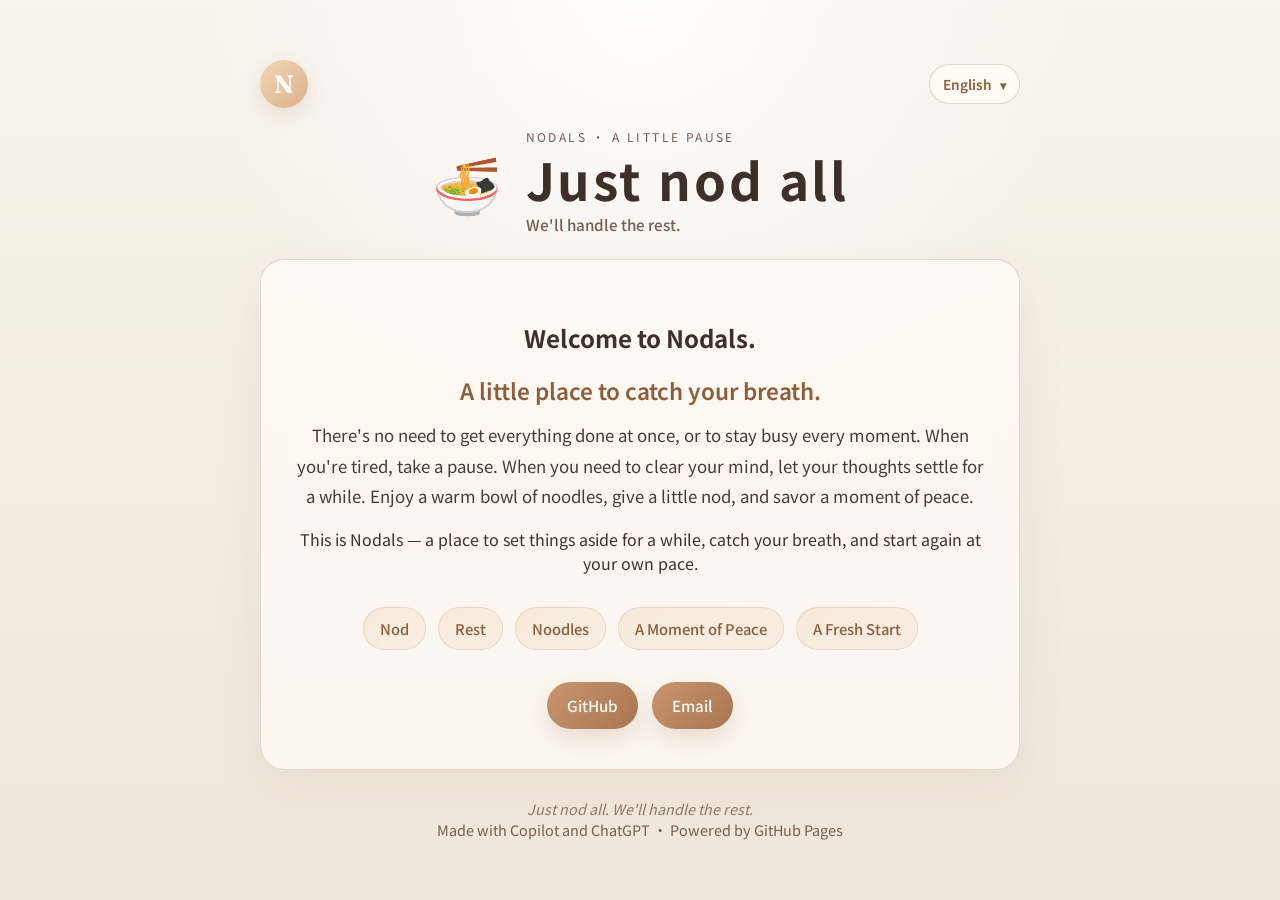
<file: en/index.html>
<!DOCTYPE html>
<html lang="en">
  <head>
    <meta charset="UTF-8" />
    <meta name="viewport" content="width=device-width, initial-scale=1.0" />
    <title>Nodals · A Little Pause</title>
    <meta
      name="description"
      content="Nodals is a quiet little space to take a break, enjoy a warm bowl of noodles, and find a moment of peace. Just nod all. We'll handle the rest."
    />
    <link rel="preconnect" href="https://fonts.googleapis.com" />
    <link rel="preconnect" href="https://fonts.gstatic.com" crossorigin />
    <link
      href="https://fonts.googleapis.com/css2?family=Noto+Sans+TC:wght@400;500;600;700;900&family=Noto+Sans:wght@400;500;700;900&family=Fraunces:wght@600;700&display=swap"
      rel="stylesheet"
    />
    <link rel="stylesheet" href="/base.css">
    <link rel="stylesheet" href="/style.css" />
    <script src="/language.js" defer></script>
  </head>

  <body>
    <div class="page-shell">
      <header class="header-top">
        <div class="logo">N</div>
        <div class="language-switcher">
          <button
            class="lang-toggle"
            type="button"
            aria-label="Choose website language"
            aria-expanded="false"
            aria-controls="language-menu"
          >
            <span class="current-language">English</span>
            <span class="language-arrow" aria-hidden="true">▾</span>
          </button>

          <nav
            class="language-menu"
            id="language-menu"
            aria-label="Choose language"
            hidden
          >
            <a class="language-option" href="/en/" aria-current="page">
              <span>English</span>
              <span class="language-check" aria-hidden="true">✓</span>
            </a>
            <a class="language-option" href="/zh-hans/">
            <span>简体中文</span>
              <span class="language-check" aria-hidden="true">✓</span>
            </a>
            <a class="language-option" href="/zh-hant/">
              <span>繁體中文</span>
              <span class="language-check" aria-hidden="true">✓</span>
            </a>
          </nav>
        </div>
      </header>

      <div class="hero">
        <div class="brand-mark">🍜</div>
        <div class="intro-text">
          <p class="eyebrow">Nodals · A Little Pause</p>
          <h1>Just nod all</h1>
          <p class="subtitle">We'll handle the rest.</p>
        </div>
      </div>

      <main class="content-card">
        <section class="welcome">
          <h2>Welcome to Nodals.</h2>

          <p class="greeting">
            A little place to catch your breath.
          </p>

          <p class="description">
            There's no need to get everything done at once, or to stay busy
            every moment. When you're tired, take a pause. When you need to
            clear your mind, let your thoughts settle for a while. Enjoy a
            warm bowl of noodles, give a little nod, and savor a moment of
            peace.
          </p>

          <p>
            This is Nodals — a place to set things aside for a while,
            catch your breath, and start again at your own pace.
          </p>
        </section>

        <section class="tags" aria-label="Topics">
          <span>Nod</span>
          <span>Rest</span>
          <span>Noodles</span>
          <span>A Moment of Peace</span>
          <span>A Fresh Start</span>
        </section>

        <section class="links">
          <a
            href="https://github.com/ZuriDadada"
            target="_blank"
            rel="noopener noreferrer"
          >GitHub</a>
          <a href="mailto:zuridadada@outlook.com">Email</a>
        </section>
      </main>

      <footer class="footer">
        <p>Just nod all. We'll handle the rest.</p>
        <div class="site-footer" aria-label="Site footer">
          <span>Made with Copilot and ChatGPT</span>
          <span>•</span>
          <span>Powered by GitHub Pages</span>
        </div>
      </footer>
    </div>
  </body>
</html>
</file>
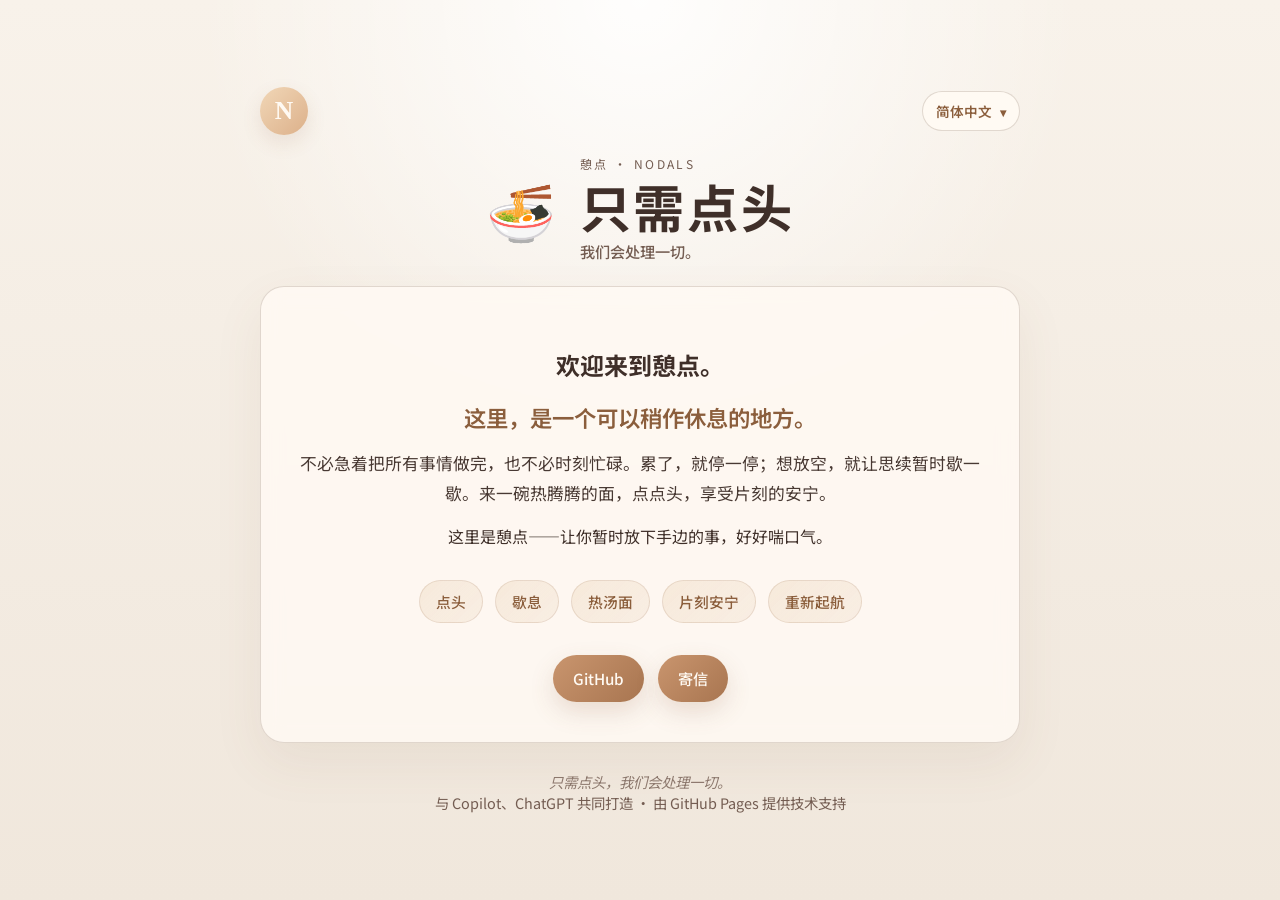
<file: zh-hans/index.html>
<!DOCTYPE html>
<html lang="zh-Hans">
  <head>
    <meta charset="UTF-8" />
    <meta name="viewport" content="width=device-width, initial-scale=1.0" />
    <title>憩点 · Nodals</title>
    <meta name="description" content="憩点是一个安静的小空间，点头、休息、把一切交给当下。" />
    <link rel="preconnect" href="https://fonts.googleapis.com" />
    <link rel="preconnect" href="https://fonts.gstatic.com" crossorigin />
    <link href="https://fonts.googleapis.com/css2?family=Noto+Sans+SC:wght@400;500;600;700;900&display=swap" rel="stylesheet"/>
    <link rel="stylesheet" href="/base.css">
    <link rel="stylesheet" href="/style.css">
    <script src="/language.js" defer></script>
  </head>
  <body>
    <div class="page-shell">
      <header class="header-top">
        <div class="logo">N</div>
        <div class="language-switcher">
          <button
             class="lang-toggle"
             type="button"
             aria-label="选择网站语言"
             aria-expanded="false"
             aria-controls="language-menu"
          >
           <span class="current-language">简体中文</span>
           <span class="language-arrow" aria-hidden="true">▾</span>
         </button>

         <nav
           class="language-menu"
           id="language-menu"
           aria-label="选择语言"
           hidden
         >
           <a class="language-option" href="/en/">
             <span>English</span>
             <span class="language-check" aria-hidden="true">✓</span>
           </a>
           <a class="language-option" href="/zh-hans/" aria-current="page">
             <span>简体中文</span>
             <span class="language-check" aria-hidden="true">✓</span>
           </a>
           <a class="language-option" href="/zh-hant/">
             <span>繁體中文</span>
             <span class="language-check" aria-hidden="true">✓</span>
           </a>
         </nav>
       </div>

      </header>

      <div class="hero">
        <div class="brand-mark">🍜</div>
        <div class="intro-text">
          <p class="eyebrow">憩点 · Nodals</p>
          <h1>只需点头</h1>
          <p class="subtitle">我们会处理一切。</p>
        </div>
      </div>

      <main class="content-card">
        <section class="welcome">
          <h2>欢迎来到憩点。</h2>
          <p class="greeting">
            这里，是一个可以稍作休息的地方。
          </p>
          <p class="description">
            不必急着把所有事情做完，也不必时刻忙碌。累了，就停一停；想放空，就让思续暂时歇一歇。来一碗热腾腾的面，点点头，享受片刻的安宁。
          </p>
          <p class="conclusion">
            这里是憩点——让你暂时放下手边的事，好好喘口气。
          </p>
        </section>

        <section class="tags" aria-label="关键标签">
          <span>点头</span>
          <span>歇息</span>
          <span>热汤面</span>
          <span>片刻安宁</span>
          <span>重新起航</span>
        </section>

        <section class="links">
          <a href="https://github.com/ZuriDadada" target="_blank" rel="noreferrer">GitHub</a>
          <a href="mailto:zuridadada@outlook.com">寄信</a>
        </section>
      </main>

      <footer class="footer">
        <p>只需点头，我们会处理一切。</p>
        <div class="site-footer" aria-label="网页页尾">
          <span>与 Copilot、ChatGPT 共同打造</span>
          <span>•</span>
          <span>由 GitHub Pages 提供技术支持</span>
        </div>
      </footer>
    </div>
  </body>
</html>
</file>
<file: base.css>
/* Nodals — Shared Base Styles */

:root {
    --bg: #f6efe6;
    --panel: rgba(255, 250, 244, 0.85);
    --panel-strong: #fffaf3;
    --primary: #8b5e3c;
    --primary-soft: #d9b792;
    --text: #3f2f29;
    --muted: #745d52;
    --line: rgba(105, 79, 61, 0.2);
    --shadow: rgba(95, 65, 45, 0.15);
    --accent: #c9956e;
}

/* Basic reset */
* {
    box-sizing: border-box;
}

html {
    scroll-behavior: smooth;
}

/* Global appearance */
body {
    margin: 0;
    min-height: 100vh;
    font-family: "Noto Sans TC", "Noto Sans", sans-serif;
    color: var(--text);
    background:
        radial-gradient(
            circle at top,
            rgba(255, 255, 255, 0.9),
            transparent 40%
        ),
        linear-gradient(
            180deg,
            #f8f2ea 0%,
            #f0e7dc 100%
        );
}

/* Traditional Chinese */
html[lang="zh-Hant"] body {
    font-family: "Taipei Sans TC", "Noto Sans TC", sans-serif;
}

/* Simplified Chinese */
html[lang="zh-Hans"] body {
    font-family: "Noto Sans SC", "Noto Sans", sans-serif;
}
</file>
<file: style.css>
body {
  padding: 32px 18px;
  display: flex;
  flex-direction: column;
  align-items: center;
  justify-content: center;
}

.page-shell {
  width: min(760px, 100%);
}

/* Header */
.header-top {
  display: flex;
  justify-content: space-between;
  align-items: center;
  margin-bottom: 20px;
}

.logo {
  width: 48px;
  height: 48px;
  display: grid;
  place-items: center;
  border-radius: 50%;
  background: linear-gradient(135deg, #f1d7b7 0%, #dcb08a 100%);
  color: var(--panel-strong);
  font-family: "Fraunces", serif;
  font-size: 1.6rem;
  font-weight: 700;
  box-shadow: 0 8px 20px rgba(139, 94, 60, 0.12);
}


/* Language switcher */
.language-switcher {
  position: relative;
}

.lang-toggle {
  display: inline-flex;
  align-items: center;
  justify-content: center;
  gap: 8px;
  padding: 9px 13px;
  border: 1px solid var(--line);
  border-radius: 20px;
  background: var(--panel-strong);
  color: var(--primary);
  font: inherit;
  font-size: 0.85rem;
  font-weight: 600;
  cursor: pointer;
  transition:
    background 0.25s ease,
    color 0.25s ease,
    box-shadow 0.25s ease;
}

.lang-toggle:hover,
.lang-toggle[aria-expanded="true"] {
  background: linear-gradient(135deg, #f1d7b7 0%, #dcb08a 100%);
  color: var(--text);
  box-shadow: 0 6px 16px rgba(139, 94, 60, 0.15);
}

.lang-toggle:focus-visible,
.language-option:focus-visible {
  outline: 2px solid var(--primary);
  outline-offset: 3px;
}

.language-arrow {
  font-size: 0.75rem;
  transition: transform 0.2s ease;
}

.lang-toggle[aria-expanded="true"] .language-arrow {
  transform: rotate(180deg);
}

.language-menu {
  position: absolute;
  top: calc(100% + 10px);
  right: 0;
  z-index: 100;
  min-width: 190px;
  padding: 6px;
  border: 1px solid var(--line);
  border-radius: 16px;
  background: var(--panel-strong);
  box-shadow: 0 12px 30px var(--shadow);
}

.language-menu[hidden] {
  display: none;
}

.language-option {
  display: flex;
  align-items: center;
  justify-content: space-between;
  gap: 20px;
  padding: 11px 12px;
  border-radius: 10px;
  color: var(--text);
  font-size: 0.9rem;
  text-decoration: none;
  transition:
    background 0.2s ease,
    color 0.2s ease;
}

.language-option:hover {
  background: rgba(219, 180, 130, 0.22);
  color: var(--primary);
}

.language-option[aria-current="page"] {
  background: rgba(219, 180, 130, 0.2);
  color: var(--primary);
  font-weight: 700;
}

.language-check {
  visibility: hidden;
  font-weight: 700;
}

.language-option[aria-current="page"] .language-check {
  visibility: visible;
}


/* Hero */
.hero {
  display: flex;
  align-items: center;
  justify-content: center;
  gap: 24px;
  margin-bottom: 24px;
  text-align: center;
}

.brand-mark {
  font-size: 3.5rem;
  line-height: 1;
  animation: gentle-bob 3s ease-in-out infinite;
}

@keyframes gentle-bob {
  0%, 100% {
    transform: translateY(0);
  }
  50% {
    transform: translateY(-8px);
  }
}

.intro-text {
  text-align: left;
}

.eyebrow {
  margin: 0 0 6px;
  font-size: 0.75rem;
  letter-spacing: 0.2em;
  text-transform: uppercase;
  color: var(--muted);
}

h1 {
  margin: 0 0 6px;
  font-size: clamp(2rem, 5vw, 3.2rem);
  line-height: 1.1;
  letter-spacing: 0.05em;
  color: var(--text);
  font-weight: 700;
}

.subtitle {
  margin: 0;
  color: var(--muted);
  font-size: 0.95rem;
  font-weight: 500;
}

/* Content Card */
.content-card {
  background: var(--panel);
  border: 1.5px solid var(--line);
  border-radius: 24px;
  box-shadow: 0 20px 50px rgba(123, 92, 70, 0.08);
  padding: 40px 32px;
  backdrop-filter: blur(10px);
  text-align: center;
}

.welcome {
  margin-bottom: 32px;
}

.greeting {
  margin: 0 0 14px;
  font-size: 1.4rem;
  font-weight: 600;
  line-height: 1.4;
  color: var(--primary);
}

.description {
  margin: 0;
  font-size: 1.05rem;
  line-height: 1.8;
  color: var(--text);
  opacity: 0.95;
}

/* Tags */
.tags {
  display: flex;
  flex-wrap: wrap;
  justify-content: center;
  gap: 12px;
  margin: 32px 0;
}

.tags span {
  padding: 10px 16px;
  border-radius: 999px;
  background: linear-gradient(135deg, rgba(219, 180, 130, 0.2) 0%, rgba(201, 149, 110, 0.1) 100%);
  color: var(--primary);
  border: 1px solid rgba(139, 94, 60, 0.15);
  font-size: 0.92rem;
  font-weight: 500;
  transition: all 0.25s ease;
}

.tags span:hover {
  background: linear-gradient(135deg, rgba(219, 180, 130, 0.3) 0%, rgba(201, 149, 110, 0.2) 100%);
  border-color: var(--accent);
  transform: translateY(-2px);
}

/* Links */
.links {
  display: flex;
  justify-content: center;
  gap: 14px;
  flex-wrap: wrap;
  margin-top: 28px;
}

.links a {
  display: inline-block;
  padding: 12px 20px;
  display: inline-flex;
  align-items: center;
  justify-content: center;
  line-height: 1.5;
  border-radius: 999px;
  text-decoration: none;
  color: var(--panel-strong);
  background: linear-gradient(135deg, #c9956e 0%, #a87550 100%);
  box-shadow: 0 10px 25px rgba(139, 94, 60, 0.18);
  transition: all 0.3s ease;
  font-weight: 500;
  font-size: 0.95rem;
}

.links a:hover {
  transform: translateY(-3px);
  box-shadow: 0 14px 32px rgba(139, 94, 60, 0.24);
}

.links a:active {
  transform: translateY(-1px);
}

/* Footer */
.footer {
  margin-top: 28px;
  text-align: center;
  color: var(--muted);
  font-size: 0.9rem;
}

.footer p {
  margin: 0;
  font-style: italic;
  opacity: 0.8;
}

/* Responsive */
@media (max-width: 640px) {
  body {
    padding: 24px 16px;
  }

  .hero {
    flex-direction: column;
    gap: 16px;
  }

  .intro-text {
    text-align: center;
  }

  .brand-mark {
    font-size: 2.8rem;
  }

  h1 {
    font-size: 1.8rem;
  }

  .content-card {
    padding: 28px 20px;
  }

  .greeting {
    font-size: 1.2rem;
  }

  .description {
    font-size: 0.98rem;
  }

  .tags {
    gap: 10px;
  }

  .tags span {
    font-size: 0.85rem;
    padding: 8px 13px;
  }

  .links {
    gap: 10px;
  }

  .links a {
    padding: 10px 16px;
    font-size: 0.9rem;
  }
}

/* Animation */
@media (prefers-reduced-motion: no-preference) {
  .content-card {
    animation: fade-in 0.6s ease-out;
  }
}

@keyframes fade-in {
  from {
    opacity: 0;
    transform: translateY(10px);
  }
  to {
    opacity: 1;
    transform: translateY(0);
  }
}
</file>
